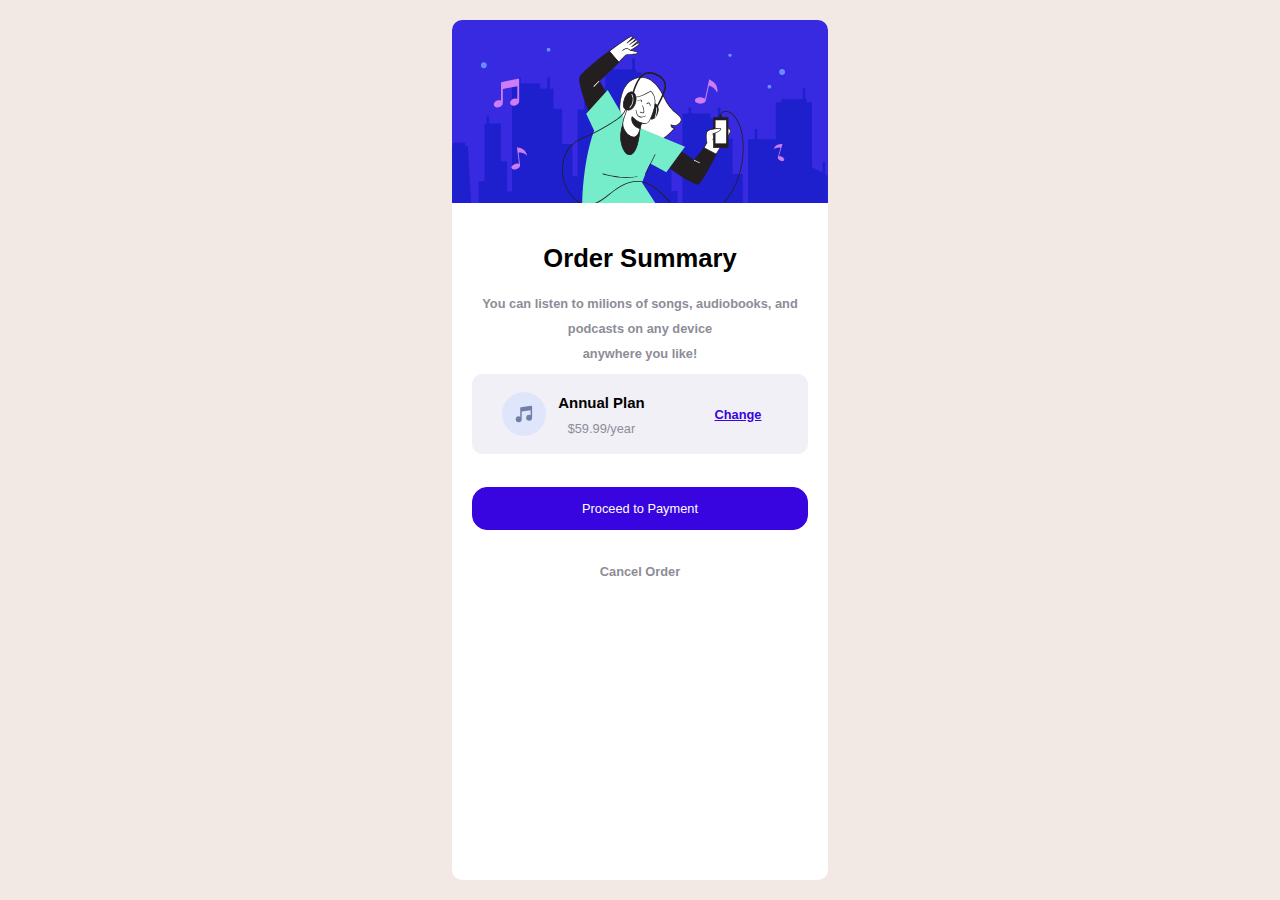
<file: Atividade-2/index.html>
<!DOCTYPE html>
<html lang="en">
<head>
    <meta charset="UTF-8">
    <meta http-equiv="X-UA-Compatible" content="IE=edge">
    <meta name="viewport" content="width=device-width, initial-scale=1.0">
    <title> atividade 2</title>
    <link rel="stylesheet" href="style.css">
</head>
<body>


    <div class="container">
        <div class="div-img">
            <picture>
                <img class="img" src="images/illustration-hero.svg" alt="">
            </picture>
        </div>

            <div class="info">
                <div class="p1">
                <h1>Order Summary</h1>
                <h1 class="p1-text">You can listen to milions of songs, audiobooks, and podcasts on any device <br> anywhere you like!</h1>
                </div>

                <div class="plan-box">
                    <div class="svg">
                    <img class="foto" src="images/icon-music.svg" alt="">
                    <div class="plan-text">
                <h3 class="plan">Annual Plan</h3>
                <p class="price">$59.99/year</p>
                    </div>
                    </div>

                <p class="change">Change</p>            
            </div>

                <div class="payment-box">
                    <p class="payment-text">Proceed to Payment</p>
                </div>

                <div class="order">
                <p>Cancel Order</p>
                </div>
            </div>
        </div>
</body>
</html>
</file>
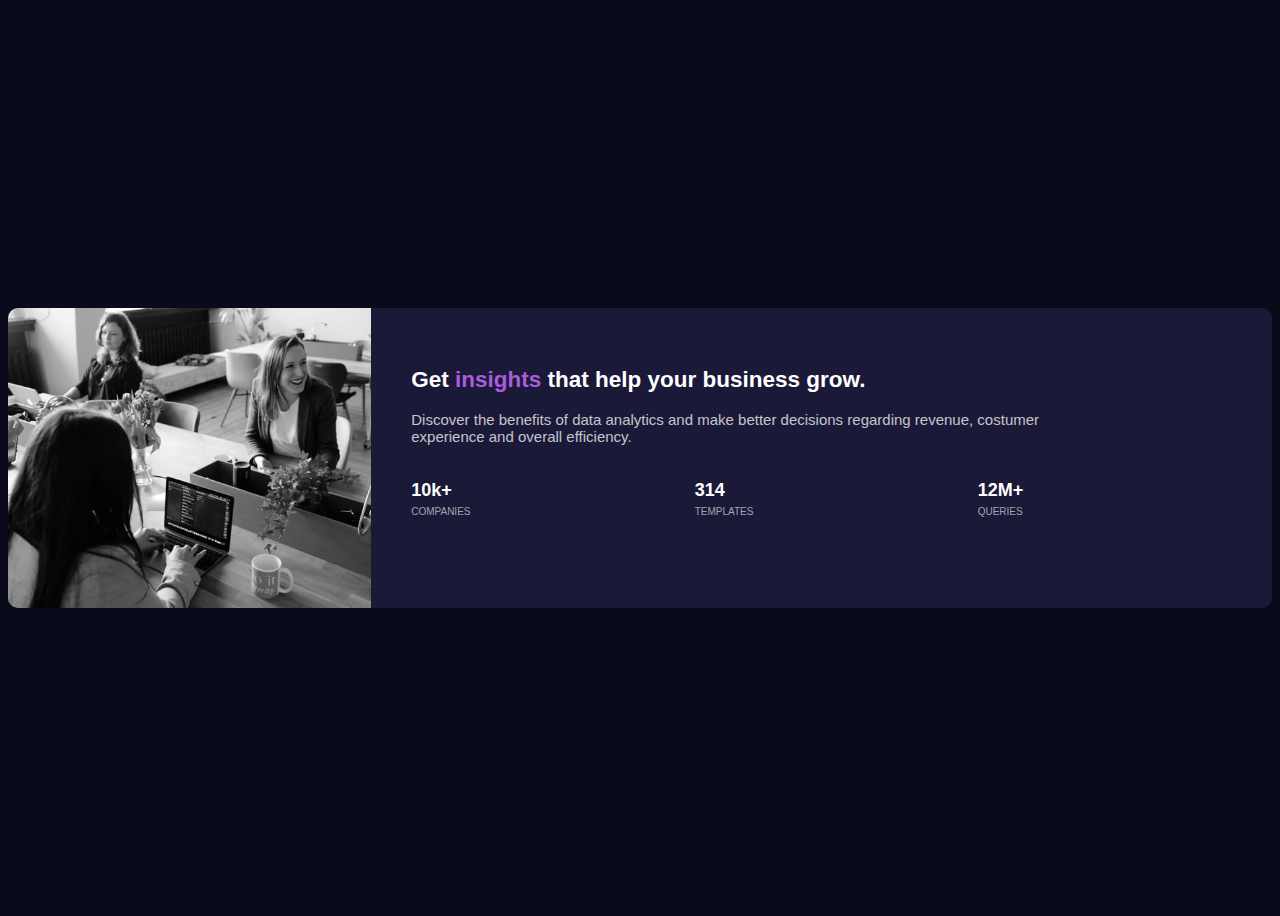
<file: Atividade-3/index.html>
<!DOCTYPE html>
<html lang="en">
<head>
    <meta charset="UTF-8">
    <meta http-equiv="X-UA-Compatible" content="IE=edge">
    <meta name="viewport" content="width=device-width, initial-scale=1.0">
    
    <link rel="stylesheet" href="style.css">

    <title>Document</title>
</head>
<body>
    <div class="container">
        <div class="img-div">
            <picture>
                <source media="(min-width:768px)" srcset="images/image-header-desktop.jpg">
                <img class="img" src="images/image-header-mobile.jpg" alt="">
            </picture>
        </div>

        <div class="info">
            <h2>Get <span>insights</span>  that help your business grow.</h2>

            <p class="p_head">Discover the benefits of data analytics and make better decisions regarding revenue, costumer experience and overall efficiency.</p>

            <div class="txt">
                <div class="txt-1">
                    <h2 class="h_1">10k+</h2>
                    <p class="p_1">Companies</p>
                </div>
                
                <div class="txt-1">
                    <h2 class="h_1">314</h2>
                    <p class="p_1">Templates</p>
                </div>

                <div class="txt-1">
                    <h2 class="h_1">12M+</h2>
                    <p class="p_1">Queries</p>
                </div>
            </div>
            
        </div>
    </div>
    
</body>
</html>
</file>
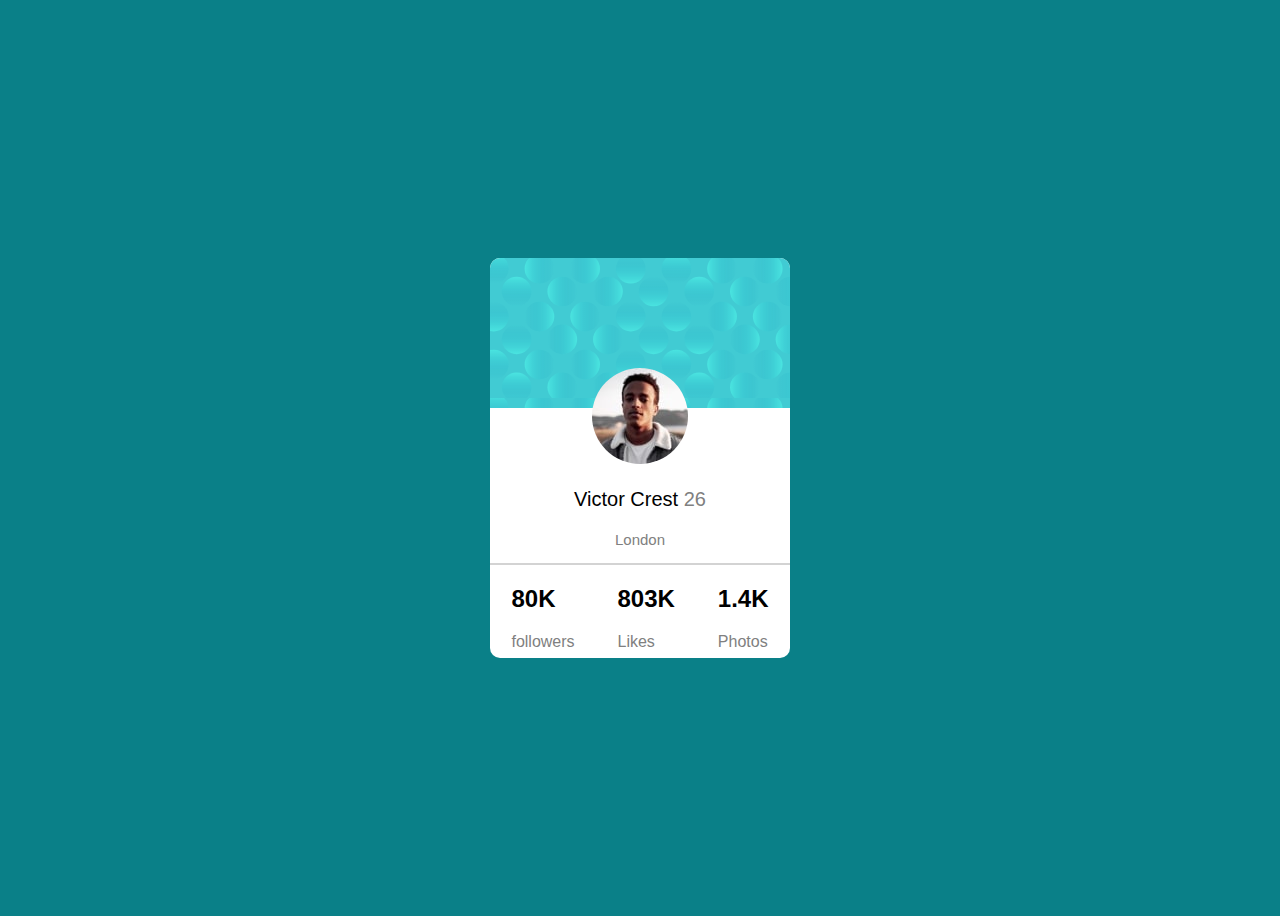
<file: Atividade-5/index.html>
<!DOCTYPE html>
<html lang="en">
<head>
    <meta charset="UTF-8">
    <meta http-equiv="X-UA-Compatible" content="IE=edge">
    <meta name="viewport" content="width=device-width, initial-scale=1.0">
    <title>Document</title>
    <link rel="stylesheet" href="style.css">
</head>
<body>

    <div class="container">


        

        <div class="header">

           

        </div>

        <div class="profile">
            <img class="img"  src="images/image-victor.jpg" alt="">
        </div>
           

        <div class="info">
            <p class="name">Victor Crest <span>26</span></p>
            <p class="city">London</p>
        </div>

        <div class="line"></div>

        <div class="profile-info">
          
            <div class="profile-stats">

                <h2>80K</h2>
                <p class="p-color">followers</p>

            </div>  
            
            <div class="profile-stats">

                <h2>803K</h2>
                <p class="p-color">Likes</p>


            </div>
          
            <div class="profile-stats">

                <h2>1.4K</h2>
                <p class="p-color">Photos</p>

            </div>
        </div>
    </div>


</body>
</html>
</file>
<file: Atividade-2/style.css>
body {
    height: 100vh;
    margin: 0;
    display: flex;
    justify-content: center;
    background-color: #f2e9e4;
    font-family: 'Montserrat', sans-serif;
}

.container {
    width: 29.3%;
    margin: 20px 10px;
    background-color: #fff;
    border-radius: 10px;
}

.img {
    border-radius: 10px 10px 0px 0px;
    object-fit: contain;
    max-width: 100%;
    max-height: 100%;
}

.info {
    padding: 20px;
    text-align: center;
    font-size: 1vw;
}

.p1 {
text-align: center;
}

.p1-text { 
color: #8d8d97;
    line-height: 25px;
    font-size: 14px;
    font-size: 1vw;
    max-width: 100%;
   max-height: 100%; 
}

.plan-box {
    display: flex;
    justify-content: space-around;
    border: 1px solid rgb(241, 240, 246) ;
    border-radius: 10px;
    border-width: 5px;
 background-color: rgb(241, 240, 246);
}

.svg {
    display: flex;
    align-items: center;
    margin-right: 5%;    
}

.foto {
    width: 30%;
}

.change {
    text-decoration: underline;
    cursor: pointer;
    font-weight: bold;
    margin-right: 5%;
    font-size: 1vw;
    display: flex;
    align-items: center;
    color: rgb(56, 4, 224);
}

.change:hover {
    color: rgb(123, 103, 187) ;
}

.plan-text {
    margin-left: 12px;
    font-size: 1vw;
}

.price {
    color: #8d8d97;
   font-size: 25px;
}

.plan {
margin-bottom: 0;
}

.price {
margin-top: 10px;
font-size: 1vw;
}

.payment-box {
    cursor: pointer;
    margin-top: 10%;
    border: 1px solid rgb(56, 4, 224);
    border-radius: 15px;
    background-color: rgb(56, 4, 224);
}

.payment-box:hover {
    background-color: rgb(123, 103, 187);
    border: 1px solid rgb(123, 103, 187); 
}

.payment-text {
    color: #fff;
}

.order {
    color: #8d8d97;
    cursor: pointer;
    margin-top: 10%;
    font-weight: bold;
    font-size: 1vw;  
}

.order:hover {
    color: black;
}

/* payment box rgb(123, 103, 187); 
 cancel order  rgb(127, 107, 193)*/
</file>
<file: Atividade-3/style.css>
/*font-family: 'Inter', sans-serif;
font-family: 'Lexend Deca', sans-serif;
*/

body {
    height: 100vh;
    font-family: 'Inter', sans-serif;
    background-color: hsl(233, 47%, 7%);
    color: #fff;
    font-size: 15px;
}

.container {
    max-width: 100%;
    margin: 20px 10px;
    background-color: hsl(244, 38%, 16%);
    border-radius: 10px;
}

.img {
    background-color: hsl(277, 64%, 61%);
    width: 100%;
    border-radius: 10px 10px 0px 0px;
}

.info {
    padding: 20px;
    text-align: center;
}

span {
    color: hsl(277, 64%, 61%);
}

.p_head {
    color: hsla(0, 0%, 100%, 0.75);
}

.p_1 {
    font-family: 'Lexend Deca', sans-serif;
    text-transform: uppercase;
    color: hsla(0, 0%, 100%, 0.6);
    font-size: 10px;
    margin: 0;
    margin-bottom: 15px;
}

.h_1 {
    margin: 5px;
    font-size: 18px;
}

@media (min-width:768px) {
    body {
        display: flex;
    }

    .container {
        display: flex;
        margin: auto;
        height: 300px;
    }

    .img {
        height: 100%;
        border-radius: 10px 0px 0px 10px;
    }

    .div-img {
        width: 50%;
    }

    .info {
        width: 50%;
        text-align: left;
        padding: 40px;
    }

    .txt {
        display: flex;
        justify-content: space-between;
    }

    .txt-1 {
        margin: 0;
        padding: 20px 20px 0px 0px;
    }

    .h_1 {
        margin: 0;
        padding-bottom: 5px;
    }
}
</file>
<file: Atividade-5/style.css>
body {
    height: 100vh;
    display: flex;
    justify-content: center;
    align-items: center;
    background-color: rgb(10, 128, 136);
    font-family: 'Montserrat', sans-serif;
}

.container {
    width: 300px;
    height: 400px;
    margin: 20px 10px;
    background-color: #fff;
    border-radius: 10px;
}

.header {
    background-image: url(images/bg-pattern-card.svg);
    height: 150px;
    border-radius: 10px 10px 0px 0px;
}

.profile {
    text-align: center;
    margin-top: -40px;
}

.img{
    border-radius: 50%;
}


.info {
    text-align: center;
}



.name{
font-size: 20px;
color: black;
}

span{
    color: gray;
}

.city {
    font-size: 15px;
    color: gray;
}

.profile-info {
    display: flex;
    justify-content: space-around;
}

.line {
    border: 1px solid lightgray;
    background-color: lightgray;
}

.p-color {
    color: gray;
}
</file>
